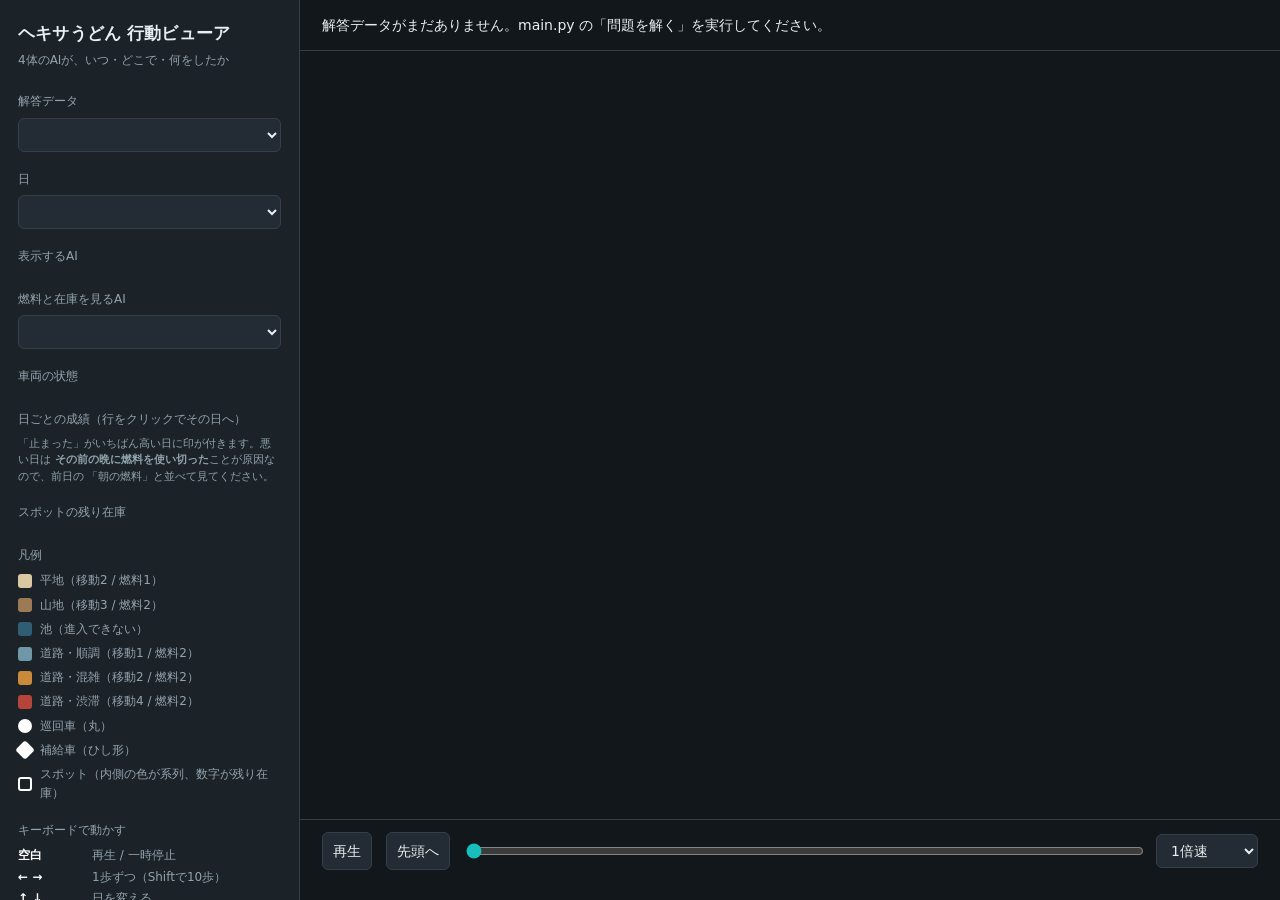
<file: viewer/index.html>
<!DOCTYPE html>
<html lang="ja">
<head>
<meta charset="utf-8">
<meta name="viewport" content="width=device-width, initial-scale=1">
<meta http-equiv="Cache-Control" content="no-store">
<title>ヘキサうどん 行動ビューア</title>
<script>
  // ブラウザが古い app.js / style.css / データを使い回さないようにする。
  // 更新したのに画面が変わらない、という事故がここで防げる。
  window.HEXA_CACHE_BUSTER = "?v=" + Date.now();
  document.write(
    '<link rel="stylesheet" href="style.css' + window.HEXA_CACHE_BUSTER + '">'
  );
</script>
</head>
<body>
<aside class="panel">
  <h1>ヘキサうどん 行動ビューア</h1>
  <p class="subtitle">4体のAIが、いつ・どこで・何をしたか</p>

  <div class="field">
    <label for="dataset">解答データ</label>
    <select id="dataset"></select>
  </div>

  <div class="field">
    <label for="day">日</label>
    <select id="day"></select>
  </div>

  <div class="field">
    <label>表示するAI</label>
    <div class="team-list" id="teams"></div>
  </div>

  <div class="field">
    <label for="focus">燃料と在庫を見るAI</label>
    <select id="focus"></select>
  </div>

  <div class="field">
    <label>車両の状態</label>
    <div class="agent-list" id="agents"></div>
  </div>

  <div class="field">
    <label>日ごとの成績（行をクリックでその日へ）</label>
    <div id="daytable"></div>
    <p class="hint">「止まった」がいちばん高い日に印が付きます。悪い日は
      <b>その前の晩に燃料を使い切った</b>ことが原因なので、前日の
      「朝の燃料」と並べて見てください。</p>
  </div>

  <div class="field">
    <label>スポットの残り在庫</label>
    <div class="spot-list" id="spots"></div>
  </div>

  <div class="field">
    <label>凡例</label>
    <div class="legend">
      <div><i style="background:#d8c9a3"></i>平地（移動2 / 燃料1）</div>
      <div><i style="background:#9c7a55"></i>山地（移動3 / 燃料2）</div>
      <div><i style="background:#2e5d74"></i>池（進入できない）</div>
      <div><i style="background:var(--smooth)"></i>道路・順調（移動1 / 燃料2）</div>
      <div><i style="background:var(--busy)"></i>道路・混雑（移動2 / 燃料2）</div>
      <div><i style="background:var(--jammed)"></i>道路・渋滞（移動4 / 燃料2）</div>
      <div><i style="border-radius:50%;background:#fff"></i>巡回車（丸）</div>
      <div><i style="transform:rotate(45deg);background:#fff"></i>補給車（ひし形）</div>
      <div><i style="border:2px solid #fff;background:transparent"></i>スポット（内側の色が系列、数字が残り在庫）</div>
    </div>
  </div>

  <div class="field">
    <label>キーボードで動かす</label>
    <div class="legend keys">
      <div><b>空白</b> 再生 / 一時停止</div>
      <div><b>← →</b> 1歩ずつ（Shiftで10歩）</div>
      <div><b>↑ ↓</b> 日を変える</div>
      <div><b>Home / End</b> その日の先頭 / 最後</div>
      <div><b>1〜9</b> その番号の車だけ見る</div>
      <div><b>f</b> 止まっている車を光らせる</div>
    </div>
  </div>

  <div class="inspector" id="inspector">マップのセルをクリックすると、地形と交通量の内訳が出ます。<br>画面下の数字に「巡回車が動いた／止まった（うち燃料ぎれ）」が出ます。<b>止まった歩がいちばんの損</b>なので、まずここを見てください。</div>
</aside>

<main class="stage">
  <div class="stage-head" id="head"></div>
  <div class="canvas-wrap"><canvas id="map"></canvas></div>
  <div class="transport">
    <button id="play">再生</button>
    <button id="reset">先頭へ</button>
    <input id="step" type="range" min="0" max="0" value="0">
    <select id="speed" title="再生速度">
      <option value="0.25">0.25倍速</option>
      <option value="0.5">0.5倍速</option>
      <option value="1" selected>1倍速</option>
      <option value="2">2倍速</option>
      <option value="4">4倍速</option>
      <option value="8">8倍速</option>
    </select>
    <span class="readout" id="readout"></span>
  </div>
</main>

<script>
  document.write('<script src="data/index.js' + window.HEXA_CACHE_BUSTER + '"><\/script>');
  document.write('<script src="app.js' + window.HEXA_CACHE_BUSTER + '"><\/script>');
</script>
</body>
</html>
</file>
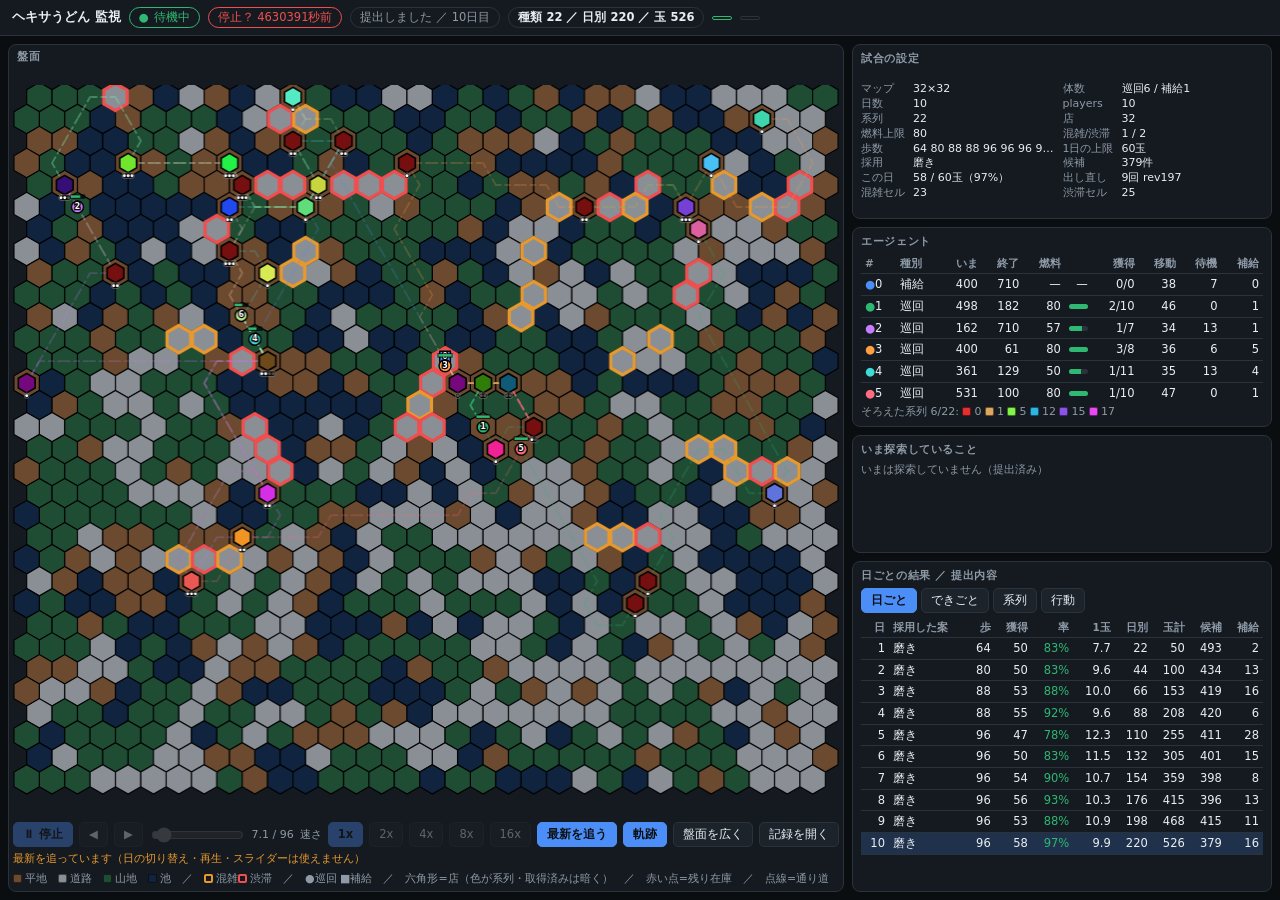
<file: viewer/live.html>
<!DOCTYPE html>
<html lang="ja">
<head>
<meta charset="utf-8">
<meta name="viewport" content="width=device-width, initial-scale=1">
<title>ヘキサうどん リアルタイム監視</title>
<style>
  :root{
    color-scheme: dark;
    --bg:#0b0e11; --panel:#151a20; --ink:#e9eef4; --sub:#8e9aa7;
    --line:#2a323b; --accent:#4c8ef7; --good:#2eb872; --bad:#ef4f4f; --warn:#e8992e;
  }
  *{ box-sizing:border-box; }
  html,body{ height:100%; }
  body{ margin:0; background:var(--bg); color:var(--ink); font-size:13px; line-height:1.45;
        font-family:system-ui,"Hiragino Sans","Noto Sans JP",sans-serif; overflow:hidden; }
  header{ height:36px; padding:0 12px; background:var(--panel);
          border-bottom:1px solid var(--line); display:flex; align-items:center; gap:8px; }
  h1{ font-size:13px; margin:0; font-weight:700; white-space:nowrap; }
  .pill{ padding:1px 9px; border:1px solid var(--line); border-radius:999px;
         font-size:11.5px; color:var(--sub); white-space:nowrap; }
  .pill.live{ border-color:var(--good); color:var(--good); }
  .pill.stale{ border-color:var(--bad); color:var(--bad); }
  /* 接続の丸印。受け取るたびに一瞬光らせて「いま届いた」と分かるようにします。 */
  .pill.conn{ border-color:var(--good); color:var(--good); }
  .pill.conn::before{ content:"●"; margin-right:5px; }
  .pill.down{ border-color:var(--bad); color:var(--bad); }
  .pill.down::before{ content:"○"; margin-right:5px; }
  .pill.beat{ background:#2eb87233; }
  .pill.big{ font-weight:700; color:var(--ink); }
  main{ height:calc(100% - 36px); display:grid; gap:8px; padding:8px;
        grid-template-columns:1fr 420px; overflow:hidden; }
  main.wide{ grid-template-columns:1fr 0; }
  main.wide > .side{ display:none; }
  @media (max-width:1240px){ main{ grid-template-columns:1fr 340px; } }
  .panel{ background:var(--panel); border:1px solid var(--line); border-radius:8px;
          padding:6px 8px; min-height:0; display:flex; flex-direction:column; }
  .panel.board{ padding:4px; }
  .panel > h2{ font-size:10.5px; margin:0 0 5px; color:var(--sub); font-weight:700;
               letter-spacing:.06em; flex:none; }
  .scroll{ overflow:auto; min-height:0; }
  #stageWrap{ flex:1; min-height:0; display:flex; align-items:center; justify-content:center; }
  #stage{ display:block; }
  .ctl{ display:flex; gap:6px; align-items:center; flex-wrap:wrap; margin-top:6px; flex:none; }
  /* 「最新を追う」中は、使えないものを薄くして分かるようにします。 */
  .ctl.locked button:disabled, .ctl.locked input:disabled{
    opacity:.35; cursor:not-allowed; }
  .ctl.locked #follow{ opacity:1; cursor:pointer; }
  table.locked tbody tr{ cursor:not-allowed; opacity:.75; }
  #follow.flash{ outline:2px solid var(--warn); outline-offset:1px; }
  button{ font:inherit; font-size:11.5px; padding:3px 9px; border:1px solid var(--line);
          border-radius:5px; background:#1c232b; color:var(--ink); cursor:pointer; }
  button:hover{ border-color:var(--accent); color:var(--accent); }
  button.on{ background:var(--accent); color:#0b0e11; border-color:var(--accent); font-weight:700; }
  input[type=range]{ flex:1; min-width:90px; accent-color:var(--accent); }
  table{ border-collapse:collapse; width:100%; font-size:11.5px; }
  th,td{ border-bottom:1px solid var(--line); padding:2px 4px; text-align:right;
         font-variant-numeric:tabular-nums; white-space:nowrap; }
  td.l{ max-width:130px; overflow:hidden; text-overflow:ellipsis; }
  th{ color:var(--sub); font-weight:600; font-size:10.5px; position:sticky; top:0;
      background:var(--panel); z-index:1; }
  td.l,th.l{ text-align:left; }
  tr.pick{ background:#4c8ef733; }
  tbody tr{ cursor:pointer; }
  tbody tr:hover{ background:#4c8ef71f; }
  .kv{ display:grid; grid-template-columns:auto 1fr auto 1fr; gap:0 8px;
       font-size:11px; line-height:1.35; }
  .kv dd{ overflow:hidden; text-overflow:ellipsis; white-space:nowrap; }
  .kv dt{ color:var(--sub); white-space:nowrap; }
  .kv dd{ margin:0; font-variant-numeric:tabular-nums; }
  .sub{ color:var(--sub); font-size:11px; }
  .bar{ height:5px; border-radius:3px; background:#2a323b; overflow:hidden; min-width:40px; }
  .bar span{ display:block; height:100%; }
  pre{ margin:0; font-size:10.5px; line-height:1.4; background:#0e1318;
       border:1px solid var(--line); border-radius:5px; padding:6px; overflow:auto; }
  .tabs{ display:flex; gap:4px; margin-bottom:5px; flex:none; }
  .side{ display:flex; flex-direction:column; gap:8px; min-height:0; overflow:hidden; }
  /* 1=設定（内容ぶん）／ 2=エージェント（内容ぶん）／
     3=探索（固定）／ 4=日ごと・提出（残り全部） */
  .side .panel:nth-child(1){ flex:0 0 auto; }
  .side .panel:nth-child(2){ flex:0 0 auto; max-height:200px; }
  .side .panel:nth-child(3){ flex:0 0 118px; }
  .side .panel:nth-child(4){ flex:1 1 auto; min-height:180px; }
  .try{ font-size:11px; padding:1px 0; display:flex; gap:6px; align-items:center; }
  .try .name{ flex:1; min-width:0; overflow:hidden; text-overflow:ellipsis; white-space:nowrap; }
  /* 方策の名前は長い。見切れるより折り返すほうが読める。 */
  .wrapline{ overflow-wrap:anywhere; word-break:break-word; line-height:1.5; }
  /* パネルの中身が枠からはみ出さないようにする */
  .panel, .panel *{ min-width:0; }
  #searchNow{ overflow:hidden; }
  #searchNow > div{ overflow:hidden; text-overflow:ellipsis; white-space:nowrap; }
  .swatch{ display:inline-block; width:9px; height:9px; border-radius:2px;
           border:1px solid #0008; vertical-align:-1px; margin-right:3px; }
</style>
</head>
<body>
<header>
  <h1>ヘキサうどん 監視</h1>
  <span id="conn" class="pill">つないでいます…</span>
  <span id="live" class="pill">接続中…</span>
  <span id="phase" class="pill"></span>
  <span id="score" class="pill big"></span>
  <span id="mismatch" class="pill"></span>
  <span id="searchPill" class="pill"></span>
</header>

<div class="sub" id="connNote"
     style="display:none;padding:4px 12px;color:var(--bad)"></div>

<main>
  <section class="panel board">
    <h2 style="margin:0 0 3px 4px">盤面</h2>
    <div id="stageWrap"><canvas id="stage"></canvas></div>
    <div class="ctl">
      <button id="play">▶ 再生</button>
      <button id="back">◀</button><button id="fwd">▶</button>
      <input id="seek" type="range" min="0" max="0" value="0" step="0.01">
      <span class="sub" id="stepLabel">0 / 0</span>
      <span class="sub">速さ</span>
      <button class="spd" data-v="1">1x</button><button class="spd" data-v="2">2x</button>
      <button class="spd" data-v="4">4x</button><button class="spd" data-v="8">8x</button>
      <button class="spd" data-v="16">16x</button>
      <button id="follow">最新を追う</button>
      <button id="trail" class="on">軌跡</button>
      <button id="wide">盤面を広く</button>
      <button id="openLog">記録を開く</button>
      <input id="logFile" type="file" accept=".json" style="display:none">
    </div>
    <div class="sub" id="followNote" style="margin-top:4px;color:var(--warn)"></div>
    <div class="sub" id="legend" style="margin-top:4px"></div>
  </section>

  <div class="side">
    <section class="panel">
      <h2>試合の設定</h2>
      <dl class="kv" id="setup"></dl>
    </section>
    <section class="panel">
      <h2>エージェント</h2>
      <div class="scroll"><table id="agentTable"></table></div>
      <div class="sub" id="brandLine" style="margin-top:4px"></div>
    </section>
    <section class="panel">
      <h2>いま探索していること</h2>
      <div id="searchNow" class="sub"></div>
      <div class="scroll" id="searchList" style="margin-top:4px"></div>
    </section>
    <section class="panel">
      <h2>日ごとの結果 ／ 提出内容</h2>
      <div class="tabs">
        <button class="tab on" data-t="days">日ごと</button>
        <button class="tab" data-t="events">できごと</button>
        <button class="tab" data-t="brands">系列</button>
        <button class="tab" data-t="actions">行動</button>
      </div>
      <div class="scroll" id="tabBody"></div>
    </section>
  </div>
</main>

<script>
/* 監視は読むだけ。試合の処理には一切さわりません。 */
// 地形の色。対照的になるよう、色相を離してあります。
const TERRAIN = ["#6b4a2f", "#8a8f96", "#1f4d34", "#10243f"];  // 平地=茶 道路=灰 山地=深緑 池=暗い青
const TNAME = ["平地","道路","山地","池"];
// 混雑・渋滞はマスのふちの色で表します（塗りつぶしはしません）。
const ROADEDGE = [null, "#e8992e", "#ef4f4f"];
const AGENTC = ["#4c8ef7","#2eb872","#c77dff","#ff9f43","#3ddad7","#ff6b81","#b5e48c"];

// **車の大きさ。** 一回り小さくしてあります。重なったときに
// 縮めるのではなく、はじめから小さく描いて少しどかすためです。
const AGENT_R=0.82;
let live=null, pickedDay=-1, pos=0, playing=false, speed=1, follow=true, tab="days";
let last=0, showTrail=true, lastSig="";

/* いま映している案の指紋。これが変わったら「新しい最善案」です。 */
function planSignature(d){
  if(!d) return "";
  let hash=2166136261;
  const text=(d.label||"")+"|"+(d.noodleTotal||0)+"|"
    +((d.tracks||[]).map(t=>t.join(",")).join(";"));
  for(let i=0;i<text.length;i++){
    hash^=text.charCodeAt(i); hash=(hash*16777619)>>>0;
  }
  return d.day+":"+hash;
}
const $=id=>document.getElementById(id);

/* 系列の色。色相を均等に割り、明度と彩度を交互に変えて隣を見分けやすくします。 */
function brandColor(brand, count, dim){
  const n = Math.max(1, count);
  const hue = (brand * 360 / n + (brand % 2) * 18) % 360;
  const sat = brand % 3 === 0 ? 78 : brand % 3 === 1 ? 64 : 88;
  const lit = dim ? 26 : (brand % 2 ? 62 : 54);
  return `hsl(${hue.toFixed(0)} ${sat}% ${lit}%)`;
}

/* **届いた瞬間に映します。**

   これまでは0.6秒ごとに取りに行き、中身が同じでも毎回 JSON を
   組み立て直して描き直していました。いまは

     - 速く取りに行く（既定0.15秒ごと）
     - **本文が前と同じなら、組み立ても描き直しもしない**
     - 変わらない時間が続いたら、ゆっくりに落とす（最大0.6秒）

   という形にします。変わっていないときの費用は「小さな本文を
   読んで文字列を比べるだけ」なので、PCの負担はむしろ減ります。
   変わった瞬間はすぐ映ります。 */
const POLL_FAST=150, POLL_SLOW=600;
let lastText="", quiet=0, pollWait=POLL_FAST;

/* **「つながっている」と「試合が動いている」は別のことです。**

   前は fetch が失敗した時点で「つながりません」と出していました。
   そのため、**試合開始3分前**（まだ live/state.json が無い）でも
   「つながりません」になっていました。読めないのはビューアと
   ファイルの間の話で、サーバーとの接続とは関係ありません。

   いまは3つに分けます。

     読めない   : ビューアが state.json を読めない（理由を出す）
     待機中     : 読めたが、まだ試合が始まっていない
     受信中     : 読めて、中身が動いている
     試合終了   : 読めて、試合が終わっている
*/
let lastError="";

function beat(state, detail){
  const pill=$("conn");
  const face={
    down:   ["読めません", "pill down"],
    wait:   ["待機中", "pill conn"],
    live:   ["受信中", "pill conn"],
    done:   ["試合終了", "pill"],
  }[state] || ["—", "pill"];
  pill.textContent = face[0];
  pill.className = face[1];
  if(state==="live"){ pill.classList.add("beat");
                      setTimeout(()=>pill.classList.remove("beat"),140); }
  // **読めないときは、理由をそのまま出します。**
  // 「つながりません」だけでは何を直せばよいか分かりません。
  const note=$("connNote");
  if(state==="down"){
    lastError=detail||"";
    note.textContent="live/state.json を読めません: "+lastError
      +"（監視つきで動かしているか、viewer フォルダから配信しているかを確かめてください）";
    note.style.display="";
  }else if(state==="wait" && detail){
    note.textContent=detail;
    note.style.display="";
  }else{
    note.style.display="none";
  }
}

/* **過ぎた試合の記録を開きます。**

   `logs/match_*.json` は生中継とほぼ同じ形で保存してあります
   （マップ・店・渋滞・1歩ごとの位置まで入っています）。足りないのは
   `status` と `updatedAt` だけなので、それを足して同じ描き方に
   そのまま渡します。開いているあいだは受信を止めます。 */
let replay=false;

function openLog(file){
  const reader=new FileReader();
  reader.onload=()=>{
    try{
      const data=JSON.parse(reader.result);
      if(!data.header||!data.days) throw new Error("試合の記録ではありません");
      replay=true;
      follow=false;
      live={
        updatedAt: data.savedAt||0,
        elapsed: data.elapsed||0,
        status: {phase:"記録（"+(file.name||"")+"）",
                 day:data.days.length, score:data.score||"",
                 mismatches:data.mismatches||[]},
        header: data.header,
        days: data.days,
      };
      pickedDay=live.days.length-1; pos=0; stop();
      beat("done");
      $("connNote").textContent="記録を見ています: "+(file.name||"")
        +"（生中継に戻すには再読み込み）";
      $("connNote").style.display="";
      lockControls(); draw();
    }catch(error){
      beat("down", "記録を読めません: "+String(error&&error.message||error));
    }
  };
  reader.onerror=()=>beat("down","記録を読めません");
  reader.readAsText(file);
}

/* 受け取った中身から、いまの段階を決めます。 */
function phaseState(data){
  if(!data) return "wait";
  const phase=(data.status&&data.status.phase)||"";
  if(phase.indexOf("終了")>=0) return "done";
  // 試合前は「待機中」。サーバーに届いているかは linked で分かります。
  if(phase.indexOf("待っています")>=0)
    return (data.status.linked===false) ? "down" : "wait";
  if(!data.header||!data.header.cells) return "wait";
  const age=Date.now()/1000-(data.updatedAt||0);
  return age<10 ? "live" : "wait";
}

/* **読むファイルを2つに分けています。**

   `state.json` には試合の全部（マップ・全日の1歩ごとの位置）が
   入っていて、10日目には87KBになります。探索中にこれを0.2秒ごとに
   書くと、書く側が**探索の4.5%**を取られます。

   そこで探索中は `now.json`（いまの様子＋作りかけの1日ぶん、数KB）
   だけを書き、`state.json` は日が変わったときに書きます。
   ビューアは now.json を速く読み、日が増えたときだけ state.json を
   取り直します。見え方は同じで、探索は削りません。

   now.json が無い（古い書き出し）ときは、state.json だけを読む
   これまでのやり方に戻します。 */
let base=null, baseDays=-1, useNow=true;

async function fetchBase(){
  const r=await fetch("live/state.json?t="+Date.now(),{cache:"no-store"});
  if(!r.ok) throw new Error("HTTP "+r.status+" "+(r.statusText||""));
  base=JSON.parse(await r.text());
  baseDays=(base.days||[]).length;
  return base;
}

async function poll(){
  if(replay){ setTimeout(poll,POLL_SLOW); return; }
  try{
    if(useNow){
      const r=await fetch("live/now.json?t="+Date.now(),{cache:"no-store"});
      if(r.status===404){ useNow=false; setTimeout(poll,0); return; }
      if(!r.ok) throw new Error("HTTP "+r.status+" "+(r.statusText||""));
      const text=await r.text();
      if(text===lastText){
        if(++quiet>6) pollWait=POLL_SLOW;
        beat(phaseState(live));
        setTimeout(poll,pollWait);
        return;
      }
      lastText=text; quiet=0; pollWait=POLL_FAST;
      const now=JSON.parse(text);
      const phase=(now.status&&now.status.phase)||"";
      if(phase.indexOf("待っています")>=0){
        // まだ試合前。盤面はありません。理由だけ出します。
        beat(now.status.linked===false ? "down" : "wait",
             now.status.reason||"");
        $("phase").textContent=phase;
        const note=$("connNote");
        note.textContent=phase+"：" + (now.status.reason||"");
        note.style.display="";
        setTimeout(poll,pollWait);
        return;
      }
      if(base===null || now.dayCount!==baseDays) await fetchBase();
      const days=(base.days||[]).slice();
      if(now.preview) days.push(now.preview);
      const next={updatedAt:now.updatedAt, elapsed:now.elapsed,
                  status:now.status, header:base.header, days:days};
      beat(phaseState(next));
      const grew=live&&next.days.length>live.days.length;
      live=next;
      if(follow){
        pickedDay=live.days.length-1;
        const sig=planSignature(live.days[pickedDay]);
        if(grew||sig!==lastSig){ pos=0; lastSig=sig; }
        if(!playing){ playing=true; $("play").textContent="⏸ 停止";
                      $("play").classList.add("on"); last=performance.now(); }
      }
      lockControls();
      draw();
      setTimeout(poll,pollWait);
      return;
    }
    const r=await fetch("live/state.json?t="+Date.now(),{cache:"no-store"});
    if(r.ok){
      const text=await r.text();
      if(text===lastText){
        // 中身が同じ。描き直さずに間隔だけ伸ばします。
        if(++quiet>6) pollWait=POLL_SLOW;
        beat(phaseState(live));
        setTimeout(poll,pollWait);
        return;
      }
      lastText=text; quiet=0; pollWait=POLL_FAST;
      const next=JSON.parse(text);
      beat(phaseState(next));
      const grew=live&&next.days.length>live.days.length;
      live=next;
      if(follow){
        pickedDay=live.days.length-1;
        // **新しい最善案が出るたびに0歩から流し直します。**
        //
        // 以前は再生位置を保っていたので、案が入れ替わった瞬間に
        // 途中の歩から別の動きが始まり、何が変わったのか
        // 分からなくなっていました。
        const sig=planSignature(live.days[pickedDay]);
        if(grew||sig!==lastSig){ pos=0; lastSig=sig; }
        if(!playing){ playing=true; $("play").textContent="⏸ 停止";
                      $("play").classList.add("on"); last=performance.now(); }
      }
      lockControls();
      draw();
    } else { beat("down", "HTTP "+r.status+" "+(r.statusText||"")); }
  }catch(e){ beat("down", String(e&&e.message||e)); pollWait=POLL_SLOW; }
  setTimeout(poll,pollWait);
}
function day(){ return (live&&live.days.length)
  ? live.days[Math.min(Math.max(pickedDay,0),live.days.length-1)] : null; }

/* 位置は Python が送る tracks（1歩ごとの実際のマス）をそのまま使います。
   行動値から方向を解釈し直すと間違えるので、そこはもうやりません。
   移動にNステップかかるとき、位置が変わるのは最後の1歩です。 */
function timeline(d,h){
  if(!d || !d.tracks || !d.tracks.length) return null;
  const total=d.daySteps||0, paths=[], routes=[];
  if(!total) return null;
  for(let a=0;a<h.agentKinds.length;a++){
    const tr=d.tracks[a]||[];
    const seg=[], route=[];
    for(let s=0;s<total;s++){
      const f=tr[s]!==undefined?tr[s]:(tr[tr.length-1]||d.startPositions[a]);
      const t=tr[s+1]!==undefined?tr[s+1]:f;
      seg.push({f,t,move:f!==t});
    }
    // 通ったマスの並び（同じマスの連続はまとめる）
    for(const v of tr) if(route.length===0||route[route.length-1]!==v) route.push(v);
    paths.push(seg); routes.push(route);
  }
  return {paths,total,routes};
}

function draw(){
  if(!live) return;
  const h=live.header, st=live.status||{};
  const age=Math.round(Date.now()/1000-(live.updatedAt||0));
  $("live").textContent=age<90?`更新 ${age}秒前`:`停止？ ${age}秒前`;
  $("live").className="pill "+(age<90?"live":"stale");
  $("phase").textContent=`${st.phase||""}${st.day?" ／ "+st.day+"日目":""}`;
  if(!h||!h.cells){ $("phase").textContent="試合の開始を待っています"; return; }
  // 日のデータがまだ無くても、マップと種別は届いた時点で描きます。
  if(!live.days.length){
    board(h,null,null); setup(h,null); search(st);
    $("agentTable").innerHTML=kindsOnly(h);
    $("tabBody").innerHTML=""; $("brandLine").textContent="";
    $("stepLabel").textContent="試合開始を待っています";
    return;
  }
  const d=day();
  $("score").textContent=d?`種類 ${d.brandTotal} ／ 日別 ${d.dailyTotal} ／ 玉 ${d.noodleTotal}`:"";
  const bad=(st.mismatches||[]).length;
  $("mismatch").textContent=bad?`ズレ ${bad}件`:(st.score?"ズレなし":"");
  $("mismatch").className="pill "+(bad?"stale":"live");
  const line=timeline(d,h);
  if(line){
    $("seek").max=line.total;
    if(pos>line.total) pos=line.total;
    $("seek").value=pos;
    $("stepLabel").textContent=`${pos.toFixed(1)} / ${line.total}`;
  }
  board(h,d,line); setup(h,d); agents(h,d,line); tabBody(h,d); search(st);
  if(d && !line) $("stepLabel").textContent="（軌跡データがありません）";
}

// まだ試合が始まっていなくても、決めた種別だけは見せる。
function kindsOnly(h){
  return `<thead><tr><th class="l">#</th><th class="l">種別</th>
    <th>開始位置</th></tr></thead><tbody>`
    + h.agentKinds.map((k,a)=>
      `<tr><td class="l"><span style="color:${AGENTC[a%AGENTC.length]}">●</span>${a}</td>
       <td class="l">${k===1?"補給車":"巡回車"}</td><td>—</td></tr>`).join("")
    + "</tbody>";
}

function search(st){
  const pill=$("searchPill");
  if(st.phase==="探索中"){
    pill.textContent=`探索中 残り${st.secondsLeft}秒 / ${st.candidates}件`;
    pill.className="pill live";
    // **名前が長いと見切れていました。** 方策の名前は
    // 「S1-AI-4+探索0.05」のように伸びるので、折り返させます。
    $("searchNow").innerHTML=
      `<div class="wrapline">試行中 <strong style="color:var(--ink)">${st.trying||"—"}</strong></div>`
      +`<div class="wrapline">最良 <strong style="color:var(--good)">${st.bestLabel||"—"}</strong>`
      +(st.bestScore?` <span class="sub">${st.bestScore.join("/")}</span>`:"")
      +` <span class="sub">／ ${st.candidates}件 ／ 出直${st.resubmissions||0}</span></div>`;
    $("searchList").innerHTML=(st.recent||[]).map(r=>
      `<div class="try"><span style="width:12px;flex:none;color:var(--good)">${r.best?"★":""}</span>
       <span class="name">${r.label}</span>
       <span class="sub" style="flex:none">${r.brands}/${r.daily}/${r.noodles}</span></div>`).join("")
      || `<div class="sub">まだありません</div>`;
  }else{
    pill.textContent=""; pill.className="pill";
    const done=(st.phase||"").indexOf("終了")>=0;
    $("searchNow").innerHTML=`<span class="sub">`
      + (done ? "この試合は終わりました。" : "いまは探索していません（提出済み）")
      + `</span>`;
    $("searchList").innerHTML="";
  }
}

function board(h,d,line){
  const c=$("stage"), ctx=c.getContext("2d"), wrap=$("stageWrap");
  const W=wrap.clientWidth, H=wrap.clientHeight;
  const r=Math.max(5, Math.min(W/((h.width+0.5)*1.732), H/(h.height*1.5+0.5)));
  const cw=Math.ceil((h.width+0.5)*r*1.732)+2, ch=Math.ceil(h.height*r*1.5+r*0.5)+2;
  const dpr=Math.min(3,devicePixelRatio||1);
  if(c.width!==cw*dpr||c.height!==ch*dpr){
    c.width=cw*dpr; c.height=ch*dpr; c.style.width=cw+"px"; c.style.height=ch+"px";
  }
  ctx.setTransform(dpr,0,0,dpr,0,0); ctx.clearRect(0,0,cw,ch);
  // 一番上を1行目とすると、奇数行目が右・偶数行目が左へずれます。
  // プログラム上の row=0 が1行目なので、**偶数インデックスの行が右**です。
  // ここを逆にしていたため、軌跡とエージェントの位置がずれていました。
  const X=p=>((p%h.width)+(1-((((p/h.width)|0)%2)))*0.5+0.5)*r*1.732+1;
  const Y=p=>(((p/h.width)|0)+0.5)*r*1.5+1;
  const roads=(d&&d.roads)?d.roads:{};

  // マス。境目は黒い線。混雑と渋滞は**ふちの色**で表します。
  for(let i=0;i<h.cells.length;i++){
    hex(ctx,X(i),Y(i),r);
    ctx.fillStyle=TERRAIN[h.cells[i]]||"#555"; ctx.fill();
    ctx.strokeStyle="#000"; ctx.lineWidth=Math.max(0.8, r*0.075); ctx.stroke();
  }
  // ふちは塗りのあとに描く（隣のマスに上書きされないように）
  for(let i=0;i<h.cells.length;i++){
    const st=roads[String(i)];
    if(!st) continue;
    hex(ctx,X(i),Y(i),r*0.93);
    ctx.strokeStyle = st===2 ? "#ef4f4f" : "#e8992e";
    ctx.lineWidth = Math.max(1.6, r*0.22);
    ctx.stroke();
  }

  // 軌跡（点線）。通った分は濃く、これからの分は薄く。
  if(d&&line&&showTrail){
    ctx.setLineDash([Math.max(2,r*0.34), Math.max(2,r*0.3)]);
    ctx.lineWidth=Math.max(1.4, r*0.13); ctx.lineCap="round";
    for(let a=0;a<h.agentKinds.length;a++){
      const route=line.routes[a];
      if(route.length<2) continue;
      const seen=passedCount(d.tracks[a]||[], pos);
      for(let k=0;k<route.length-1;k++){
        ctx.beginPath();
        ctx.moveTo(X(route[k]),Y(route[k]));
        ctx.lineTo(X(route[k+1]),Y(route[k+1]));
        ctx.strokeStyle=AGENTC[a%AGENTC.length] + (k<seen ? "cc" : "38");
        ctx.stroke();
      }
    }
    ctx.setLineDash([]);
  }

  // 店。系列を色で表し、数字は円の中央に置きます。
  const taken=new Map(), gotBrands=new Set();
  if(d&&d.acquired) for(const e of d.acquired) if(e.step<=pos){
    taken.set(e.pos,(taken.get(e.pos)||0)+1); gotBrands.add(e.brand);
  }
  ctx.textAlign="center"; ctx.textBaseline="middle";
  for(const sp of h.spots){
    const x=X(sp.pos), y=Y(sp.pos);
    const left=Math.max(0,sp.stocks-(taken.get(sp.pos)||0));
    const col=brandColor(sp.brand, h.brandCount, gotBrands.has(sp.brand));
    // 店はマス目と同じ六角形。マスに重ならないよう、ひと回り小さく描きます。
    hex(ctx,x,y,r*0.66);
    ctx.fillStyle=col; ctx.fill();
    ctx.strokeStyle="#000"; ctx.lineWidth=Math.max(1, r*0.11); ctx.stroke();
    // **在庫の点は店の外（下）に出します。**
    //
    // 以前は店の六角形の中（y+0.44r）に赤い点を描いていました。
    // 系列の色は色相を均等に割って作るので、赤に近い系列だと
    // 点が溶けて見えません。また在庫5の店では点の列が
    // マスの幅を超えて隣とぶつかっていました。
    //
    // いまは六角形の下に黒い台を敷き、**残り=白 / 取った分=濃い灰**で
    // 描きます。白と黒はどの色相の上でも見分けられます。
    // 台の幅はマスに収まるよう、点の数で間隔を詰めます。
    const band=r*1.34;
    const dot=Math.min(Math.max(1.2,r*0.1), band/(sp.stocks*2.4));
    const gap=Math.min(dot*2.6, (band-dot*2)/Math.max(1,sp.stocks-1));
    const w=(sp.stocks-1)*gap;
    const by=y+r*0.86, pad=dot*1.5;
    ctx.beginPath();
    ctx.roundRect(x-w/2-pad, by-dot-pad*0.6, w+pad*2, dot*2+pad*1.2, dot+1);
    ctx.fillStyle="#000c"; ctx.fill();
    ctx.strokeStyle="#ffffff44"; ctx.lineWidth=1; ctx.stroke();
    for(let k=0;k<sp.stocks;k++){
      ctx.beginPath(); ctx.arc(x-w/2+k*gap, by, dot, 0, 7);
      ctx.fillStyle=k<left?"#ffffff":"#555"; ctx.fill();
    }
  }

  if(d&&line){
    // **同じマスに重なった車をずらします。**
    //
    // 重なると丸も番号も完全に隠れ、「文字が重なっている」状態に
    // なります。何台いるか数えて、小さな輪の上に並べます。
    const spotsOf=new Map(), place=[];
    for(let a=0;a<h.agentKinds.length;a++){
      const i=Math.min(Math.floor(pos),line.total-1);
      const seg=line.paths[a][Math.max(0,i)];
      if(!seg){ place.push(null); continue; }
      const frac=pos-Math.floor(pos);
      const t=seg.move?frac:0;
      const px=X(seg.f)+(X(seg.t)-X(seg.f))*t, py=Y(seg.f)+(Y(seg.t)-Y(seg.f))*t;
      // 同じ場所（丸め）に何台いるか
      const key=Math.round(px/2)+","+Math.round(py/2);
      const list=spotsOf.get(key)||[]; list.push(a); spotsOf.set(key,list);
      place.push({px,py,key,seg});
    }
    for(let a=0;a<h.agentKinds.length;a++){
      const p=place[a];
      if(!p) continue;
      const seg=p.seg;
      const mates=spotsOf.get(p.key)||[a];
      let x=p.px, y=p.py;
      if(mates.length>1){
        // **大きさは変えず、少しどかすだけにします。**
        //
        // 以前は重なったときだけ 0.62 倍に縮めていました。車が
        // 近づくたびに大きさが変わるので、どれが同じ車なのか
        // 目で追えません。車はもともと一回り小さく描いておき
        // （AGENT_R）、重なったら輪の上へずらすだけにします。
        const k=mates.indexOf(a), n=mates.length;
        const rad=r*(n>3?0.40:0.32), ang=-Math.PI/2+k*2*Math.PI/n;
        x+=Math.cos(ang)*rad; y+=Math.sin(ang)*rad;
      }
      const col=AGENTC[a%AGENTC.length], sup=h.agentKinds[a]===1;
      const sz=AGENT_R;   // 何台重なっても大きさは変えません
      ctx.beginPath();
      if(sup) ctx.rect(x-r*0.44*sz,y-r*0.44*sz,r*0.88*sz,r*0.88*sz);
      else ctx.arc(x,y,r*0.5*sz,0,7);
      ctx.fillStyle=col; ctx.fill();
      ctx.strokeStyle="#000"; ctx.lineWidth=Math.max(1, r*0.1); ctx.stroke();
      // 数字は白で固定。色が濃くても薄くても読めるよう、黒い縁取りを付ける。
      ctx.font=`800 ${Math.max(8,r*0.62*sz)}px system-ui`;
      ctx.lineWidth=Math.max(1.6, r*0.16); ctx.strokeStyle="#000";
      ctx.strokeText(a,x,y);
      ctx.fillStyle="#fff"; ctx.fillText(a,x,y);
      if(!sup){
        // **燃料バーは車の上に描きます。** 下は在庫の点の台が使うので、
        // 以前は在庫とバーが重なって読めませんでした。
        const f=fuel(d,a,pos,h.fuelLimit), bw=r*1.1*sz, bx=x-bw/2,
              by=y-r*0.80, bh=Math.max(2.5,r*0.12);
        ctx.fillStyle="#000b"; ctx.fillRect(bx-1,by-1,bw+2,bh+2);
        ctx.fillStyle=f.ratio>.5?"#2eb872":f.ratio>.2?"#e8992e":"#ef4f4f";
        ctx.fillRect(bx,by,bw*f.ratio,bh);
      }
    }
  }
  $("legend").innerHTML = TNAME.map((n,i)=>
    `<span class="swatch" style="background:${TERRAIN[i]}"></span>${n}`).join("　")
    + '　／　<span class="swatch" style="background:transparent;border:2px solid #e8992e"></span>混雑'
    + '<span class="swatch" style="background:transparent;border:2px solid #ef4f4f"></span>渋滞'
    + "　／　●巡回 ■補給　／　六角形=店（色が系列・取得済みは暗く）　／　赤い点=残り在庫　／　点線=通り道";
}

// いま何マス目まで進んだか（軌跡の濃淡に使う）
function passedCount(track, at){
  let moved=0;
  const upto=Math.min(Math.floor(at), track.length-1);
  for(let s=1;s<=upto;s++) if(track[s]!==track[s-1]) moved++;
  return moved;
}

function fuel(d,a,at,limit){
  let v=(d.startFuels||[])[a];
  if(v===undefined) v=d.fuels[a];
  for(const e of (d.refuelEvents||[])) if(e.agent===a&&e.step<=at) v=e.after;
  if(at>=d.daySteps) v=d.fuels[a];
  return {v,ratio:Math.max(0,Math.min(1,v/limit))};
}
function hex(ctx,x,y,r){
  ctx.beginPath();
  for(let i=0;i<6;i++){
    const a=Math.PI/180*(60*i-90);
    const px=x+r*Math.cos(a), py=y+r*Math.sin(a);
    i?ctx.lineTo(px,py):ctx.moveTo(px,py);
  }
  ctx.closePath();
}

function setup(h,d){
  const sup=h.agentKinds.filter(k=>k===1).length, tour=h.agentKinds.length-sup;
  // その日に取りうる上限（1店から1台が1日1玉まで）
  const cap=h.spots.reduce((s,x)=>s+Math.min(x.stocks,tour),0);
  const rows=[
    ["マップ",`${h.height}×${h.width}`],["体数",`巡回${tour} / 補給${sup}`],
    ["日数",h.dayCount],["players",h.players],
    ["系列",h.brandCount],["店",h.spots.length],
    ["燃料上限",h.fuelLimit],["混雑/渋滞",`${h.busyThreshold} / ${h.jammedThreshold}`],
    ["歩数",h.daySteps.join(" ")],["1日の上限",`${cap}玉`],
  ];
  if(d){
    const rate=cap?Math.round(d.acquired.length/cap*100):0;
    const road=Object.values(d.roads||{});
    rows.push(["採用",d.label],["候補",`${d.candidates}件`],
      ["この日",`${d.acquired.length} / ${cap}玉（${rate}%）`],
      ["出し直し",`${d.resubmissions}回 rev${d.revision}`],
      ["混雑セル",road.filter(v=>v===1).length],["渋滞セル",road.filter(v=>v===2).length]);
  }
  $("setup").innerHTML=rows.map(([k,v])=>`<dt>${k}</dt><dd>${v}</dd>`).join("");
}
function dayTableHtml(){
  const h=live.header;
  const tour=h.agentKinds.filter(k=>k===0).length;
  const cap=h.spots.reduce((s,x)=>s+Math.min(x.stocks,tour),0);
  return `<thead><tr><th>日</th><th class="l">採用した案</th><th>歩</th>
    <th>獲得</th><th>率</th><th>1玉</th><th>日別</th><th>玉計</th>
    <th>候補</th><th>補給</th></tr></thead><tbody>`
    +live.days.map((d,i)=>{
      const got=d.acquired.length;
      const rate=cap?Math.round(got/cap*100):0;
      const per=got?(d.daySteps*tour/got).toFixed(1):"—";
      return `<tr class="${i===pickedDay?"pick":""}" onclick="pick(${i})">
      <td>${d.day}</td><td class="l">${d.label}</td><td>${d.daySteps}</td>
      <td>${got}</td><td style="color:${rate>=70?"var(--good)":rate>=50?"var(--warn)":"var(--bad)"}">${rate}%</td>
      <td>${per}</td><td>${d.dailyTotal}</td><td>${d.noodleTotal}</td>
      <td>${d.candidates}</td><td>${(d.refuelEvents||[]).length}</td></tr>`;
    }).join("")+"</tbody>";
}
function pick(i){
  // **「最新を追う」中は日を変えられません。**
  // 追いかけている最中に日を変えても、次の受信でまた最新に戻って
  // しまい、押しても戻る不思議な動きになっていました。
  if(follow){ flash(); return; }
  pickedDay=i; pos=0; draw();
}

/* 「最新を追う」が入っていることを知らせる */
function flash(){
  const b=$("follow");
  b.classList.add("flash");
  setTimeout(()=>b.classList.remove("flash"),600);
}

/* 操作できるものを切り替える。追いかけ中は見た目でも分かるようにします。 */
function lockControls(){
  const ids=["play","back","fwd","seek"];
  for(const id of ids) $(id).disabled=follow;
  document.querySelectorAll(".spd").forEach(b=>b.disabled=follow);
  document.querySelector(".ctl").classList.toggle("locked",follow);
  $("followNote").textContent = follow
    ? "最新を追っています（日の切り替え・再生・スライダーは使えません）"
    : "";
  document.querySelectorAll("#tabBody table").forEach(
    t=>t.classList.toggle("locked",follow));
}

function agents(h,d,line){
  if(!d){ $("agentTable").innerHTML=""; return; }
  $("agentTable").innerHTML=`<thead><tr><th class="l">#</th><th class="l">種別</th>
    <th>いま</th><th>終了</th><th>燃料</th><th></th><th>獲得</th><th>移動</th>
    <th>待機</th><th>補給</th></tr></thead><tbody>`
    +h.agentKinds.map((k,a)=>{
      const got=d.acquired.filter(e=>e.agent===a&&e.step<=pos).length;
      const all=d.acquired.filter(e=>e.agent===a).length;
      const seg=line?line.paths[a][Math.min(Math.floor(pos),line.total-1)]:null;
      const p=seg?(seg.move?seg.f:seg.t):d.positions[a], f=fuel(d,a,pos,h.fuelLimit);
      const mv=(d.actions[a]||[]).filter(x=>x>=0).length;
      const wt=(d.actions[a]||[]).filter(x=>x<0).reduce((s,x)=>s-x,0);
      const bar=k===1?"—":`<div class="bar"><span style="width:${(f.ratio*100)|0}%;background:${
        f.ratio>.5?"#2eb872":f.ratio>.2?"#e8992e":"#ef4f4f"}"></span></div>`;
      const rf=(d.refuelEvents||[]).filter(e=>e.agent===a).length;
      return `<tr><td class="l"><span style="color:${AGENTC[a%AGENTC.length]}">●</span>${a}</td>
        <td class="l">${k===1?"補給":"巡回"}</td><td>${p}</td><td>${d.positions[a]}</td>
        <td>${k===1?"—":f.v}</td><td>${bar}</td><td>${got}/${all}</td>
        <td>${mv}</td><td>${wt}</td><td>${rf}</td></tr>`;
    }).join("")+"</tbody>";
  const bs=[...new Set(d.acquired.filter(e=>e.step<=pos).map(e=>e.brand))].sort((a,b)=>a-b);
  $("brandLine").innerHTML=`そろえた系列 ${bs.length}/${h.brandCount}: `
    + bs.map(b=>`<span class="swatch" style="background:${brandColor(b,h.brandCount,false)}"></span>${b}`).join(" ");
}

function tabBody(h,d){
  if(tab==="days"){ $("tabBody").innerHTML=`<table>`+dayTableHtml()+`</table>`; return; }
  if(!d){ $("tabBody").innerHTML=""; return; }
  if(tab==="events"){
    const ev=[];
    for(const e of d.acquired) ev.push([e.step,`車${e.agent} 位置${e.pos} 系列${e.brand}`,e.brand]);
    for(const e of (d.refuelEvents||[])) ev.push([e.step,`車${e.agent} 補給 ${e.before}→${e.after}`,null]);
    ev.sort((a,b)=>a[0]-b[0]);
    $("tabBody").innerHTML=`<table><thead><tr><th>歩</th>
      <th class="l">できごと ${ev.length}件</th></tr></thead><tbody>`
      +ev.map(([s,t,b])=>`<tr style="${s<=pos?"":"opacity:.45"}"><td>${s}</td><td class="l">`
        +(b!==null?`<span class="swatch" style="background:${brandColor(b,h.brandCount,false)}"></span>`:"")
        +`${t}</td></tr>`).join("")+"</tbody></table>";
  }else if(tab==="brands"){
    const counts={};
    for(const e of d.acquired) counts[e.brand]=(counts[e.brand]||0)+1;
    $("tabBody").innerHTML=`<table><thead><tr><th class="l">系列</th><th>店</th>
      <th>この日</th></tr></thead><tbody>`
      +Array.from({length:h.brandCount},(_,b)=>{
        const shops=h.spots.filter(s=>s.brand===b).length;
        return `<tr><td class="l"><span class="swatch" style="background:${
          brandColor(b,h.brandCount,false)}"></span>${b}</td><td>${shops}</td>
          <td>${counts[b]||0}</td></tr>`;
      }).join("")+"</tbody></table>";
  }else if(tab==="actions"){
    $("tabBody").innerHTML=d.actions.map((row,a)=>
      `<div style="margin-bottom:4px"><strong style="color:${AGENTC[a%AGENTC.length]}">車${a}</strong>
       <span class="sub"> ${row.length}要素</span><pre>${JSON.stringify(row)}</pre></div>`).join("")
      +`<div class="sub">負=待機（絶対値が歩数）／ 0〜5=移動方向</div>`;
  }
}

$("play").onclick=()=>{ playing=!playing; $("play").textContent=playing?"⏸ 停止":"▶ 再生";
  $("play").classList.toggle("on",playing); last=performance.now(); };
$("back").onclick=()=>{ pos=Math.max(0,Math.floor(pos)-1); stop(); draw(); };
$("fwd").onclick=()=>{ pos=Math.floor(pos)+1; draw(); };
$("seek").oninput=e=>{ pos=+e.target.value; stop(); draw(); };
$("follow").onclick=()=>{
  follow=!follow;
  $("follow").classList.toggle("on",follow);
  if(follow){
    // 追いかけ始めたら、最新の日の0歩から流し続けます。
    pickedDay=live?live.days.length-1:-1; pos=0; playing=true;
    $("play").textContent="⏸ 停止"; $("play").classList.add("on");
    last=performance.now();
  }
  lockControls(); draw();
};
$("trail").onclick=()=>{ showTrail=!showTrail; $("trail").classList.toggle("on",showTrail); draw(); };
$("wide").onclick=()=>{ const m=document.querySelector("main");
  m.classList.toggle("wide"); $("wide").classList.toggle("on", m.classList.contains("wide"));
  requestAnimationFrame(draw); };
function stop(){ playing=false; $("play").textContent="▶ 再生"; $("play").classList.remove("on"); }
document.querySelectorAll(".spd").forEach(b=>b.onclick=()=>{ speed=+b.dataset.v;
  document.querySelectorAll(".spd").forEach(x=>x.classList.toggle("on",x===b)); });
document.querySelectorAll(".tab").forEach(b=>b.onclick=()=>{ tab=b.dataset.t;
  document.querySelectorAll(".tab").forEach(x=>x.classList.toggle("on",x===b)); draw(); });
document.querySelector('.spd[data-v="1"]').classList.add("on");
$("openLog").onclick=()=>$("logFile").click();
$("logFile").onchange=e=>{ if(e.target.files&&e.target.files[0])
                             openLog(e.target.files[0]); };
$("follow").classList.add("on");
lockControls();
addEventListener("resize",draw);

// 実時間で進めます。1倍速は1歩0.25秒。
function tick(now){
  if(playing&&live){
    const d=day();
    if(d){
      const dt=(now-last)/1000; last=now;
      pos+=dt*4*speed;
      if(pos>=d.daySteps){
        // **追いかけ中はループ再生**。止めずに0歩へ戻します。
        if(follow) pos=0; else { pos=d.daySteps; stop(); }
      }
      draw();
    }
  }else last=now;
  requestAnimationFrame(tick);
}
requestAnimationFrame(tick);
poll();
</script>
</body>
</html>
</file>
<file: viewer/style.css>
:root {
  --ink: #12171b;
  --ink-2: #1b2228;
  --ink-3: #232c34;
  --line: #33404a;
  --text: #e8eef2;
  --text-dim: #93a3ae;
  --team-1: #e4572e;
  --team-2: #17bebb;
  --team-3: #f5c518;
  --team-4: #9b7ede;
  --smooth: #6f97a8;
  --busy: #c98a3c;
  --jammed: #b5453a;
}

* { box-sizing: border-box; }

html, body {
  margin: 0;
  height: 100%;
  background: var(--ink);
  color: var(--text);
  font-family: "Hiragino Sans", "Noto Sans JP", "Yu Gothic UI", system-ui, sans-serif;
  font-size: 14px;
  line-height: 1.6;
}

body {
  display: grid;
  grid-template-columns: 300px 1fr;
  grid-template-rows: 100%;
}

.panel {
  background: var(--ink-2);
  border-right: 1px solid var(--line);
  padding: 20px 18px 40px;
  overflow-y: auto;
}

.panel h1 {
  font-size: 17px;
  font-weight: 600;
  margin: 0 0 4px;
  letter-spacing: 0.01em;
}

.panel .subtitle {
  color: var(--text-dim);
  font-size: 12px;
  margin: 0 0 22px;
}

.field { margin-bottom: 18px; }

.field label {
  display: block;
  font-size: 12px;
  color: var(--text-dim);
  margin-bottom: 6px;
}

select, button {
  font: inherit;
  color: var(--text);
  background: var(--ink-3);
  border: 1px solid var(--line);
  border-radius: 6px;
  padding: 7px 10px;
}

select { width: 100%; }

button { cursor: pointer; }
button:hover { border-color: #4d5f6c; }
button:focus-visible, select:focus-visible { outline: 2px solid var(--team-2); outline-offset: 2px; }

.team-list { display: grid; gap: 6px; }

.team-row {
  display: grid;
  grid-template-columns: 12px 1fr auto;
  align-items: center;
  gap: 9px;
  padding: 8px 10px;
  border: 1px solid var(--line);
  border-radius: 6px;
  background: var(--ink-3);
  cursor: pointer;
  text-align: left;
  width: 100%;
}

.team-row[aria-pressed="true"] { border-color: currentColor; }
.team-row .swatch { width: 12px; height: 12px; border-radius: 3px; background: currentColor; }
.team-row .name { color: var(--text); font-weight: 600; }
.team-row .score { color: var(--text-dim); font-size: 11px; font-variant-numeric: tabular-nums; }

.agent-list { display: grid; gap: 4px; }

.agent-row {
  display: grid;
  grid-template-columns: 1fr auto;
  gap: 4px 8px;
  padding: 6px 9px;
  border: 1px solid var(--line);
  border-radius: 6px;
  background: var(--ink-3);
  font-size: 12px;
}

.agent-row .who { color: var(--text); font-weight: 600; }
.agent-row .fuel-text { color: var(--text-dim); font-variant-numeric: tabular-nums; }
.agent-row .gauge {
  grid-column: 1 / -1;
  height: 5px;
  border-radius: 3px;
  background: #2b353d;
  overflow: hidden;
}
.agent-row .gauge span { display: block; height: 100%; background: var(--smooth); }
.agent-row .gauge span.low { background: var(--jammed); }
.agent-row .gauge span.mid { background: var(--busy); }

.transport { grid-template-columns: auto auto 1fr auto auto; }
#speed { width: auto; }

.spot-list { display: grid; gap: 3px; }

.spot-row {
  display: grid;
  grid-template-columns: 12px 1fr auto;
  align-items: center;
  gap: 8px;
  padding: 4px 9px;
  border: 1px solid var(--line);
  border-radius: 5px;
  background: var(--ink-3);
  font-size: 12px;
  font-variant-numeric: tabular-nums;
}
.spot-row i { width: 12px; height: 12px; border-radius: 50%; display: inline-block; }
.spot-row .left { color: var(--text); font-weight: 600; }
.spot-row.empty { opacity: 0.45; }
.spot-row.empty .left { color: var(--text-dim); font-weight: 400; }

.legend { display: grid; gap: 5px; font-size: 12px; color: var(--text-dim); }
.legend div { display: flex; align-items: center; gap: 8px; }
.legend i { width: 14px; height: 14px; border-radius: 3px; display: inline-block; }

.stage {
  display: grid;
  grid-template-rows: auto 1fr auto;
  min-width: 0;
  min-height: 0;
}

.stage-head {
  padding: 14px 22px;
  border-bottom: 1px solid var(--line);
  display: flex;
  align-items: baseline;
  gap: 18px;
  flex-wrap: wrap;
}

.stage-head strong { font-weight: 600; }
.stage-head span { color: var(--text-dim); font-size: 12px; font-variant-numeric: tabular-nums; }

.canvas-wrap { position: relative; min-height: 0; overflow: hidden; }
#map { position: absolute; inset: 0; display: block; width: 100%; height: 100%; }

.transport {
  border-top: 1px solid var(--line);
  padding: 12px 22px 16px;
  display: grid;
  grid-template-columns: auto auto 1fr auto;
  align-items: center;
  gap: 14px;
}

#step { width: 100%; accent-color: var(--team-2); }

.readout { color: var(--text-dim); font-size: 12px; font-variant-numeric: tabular-nums; }

.inspector {
  margin-top: 18px;
  padding: 12px;
  border: 1px solid var(--line);
  border-radius: 6px;
  background: var(--ink-3);
  font-size: 12px;
  color: var(--text-dim);
  min-height: 96px;
}
.inspector b { color: var(--text); font-weight: 600; }

.empty {
  padding: 40px 22px;
  color: var(--text-dim);
  max-width: 60ch;
}

@media (prefers-reduced-motion: reduce) {
  * { transition: none !important; }
}

/* キーボードの説明。狭い画面でも読めるように1列にする。 */
.legend.keys {
  display: grid;
  grid-template-columns: 1fr;
  gap: 2px;
}
.legend.keys b {
  display: inline-block;
  min-width: 5.5em;
  color: #fff;
}

/* 日ごとの成績の表。**どの日が悪かったのか**を一目で見るためのもの。 */
table.daytable {
  width: 100%;
  border-collapse: collapse;
  font-size: 11px;
  font-variant-numeric: tabular-nums;
}
table.daytable th {
  font-weight: 600;
  color: #9fb3bd;
  text-align: right;
  padding: 2px 3px;
  border-bottom: 1px solid #2b3942;
  white-space: nowrap;
}
table.daytable td {
  text-align: right;
  padding: 2px 3px;
  border-bottom: 1px solid #1d272d;
}
table.daytable tr[data-day] { cursor: pointer; }
table.daytable tr[data-day]:hover { background: #1f2b33; }
table.daytable tr.worst td { color: #ff9b8a; font-weight: 600; }
.hint {
  margin: 6px 0 0;
  font-size: 11px;
  line-height: 1.5;
  color: #8fa3ad;
}
</file>
